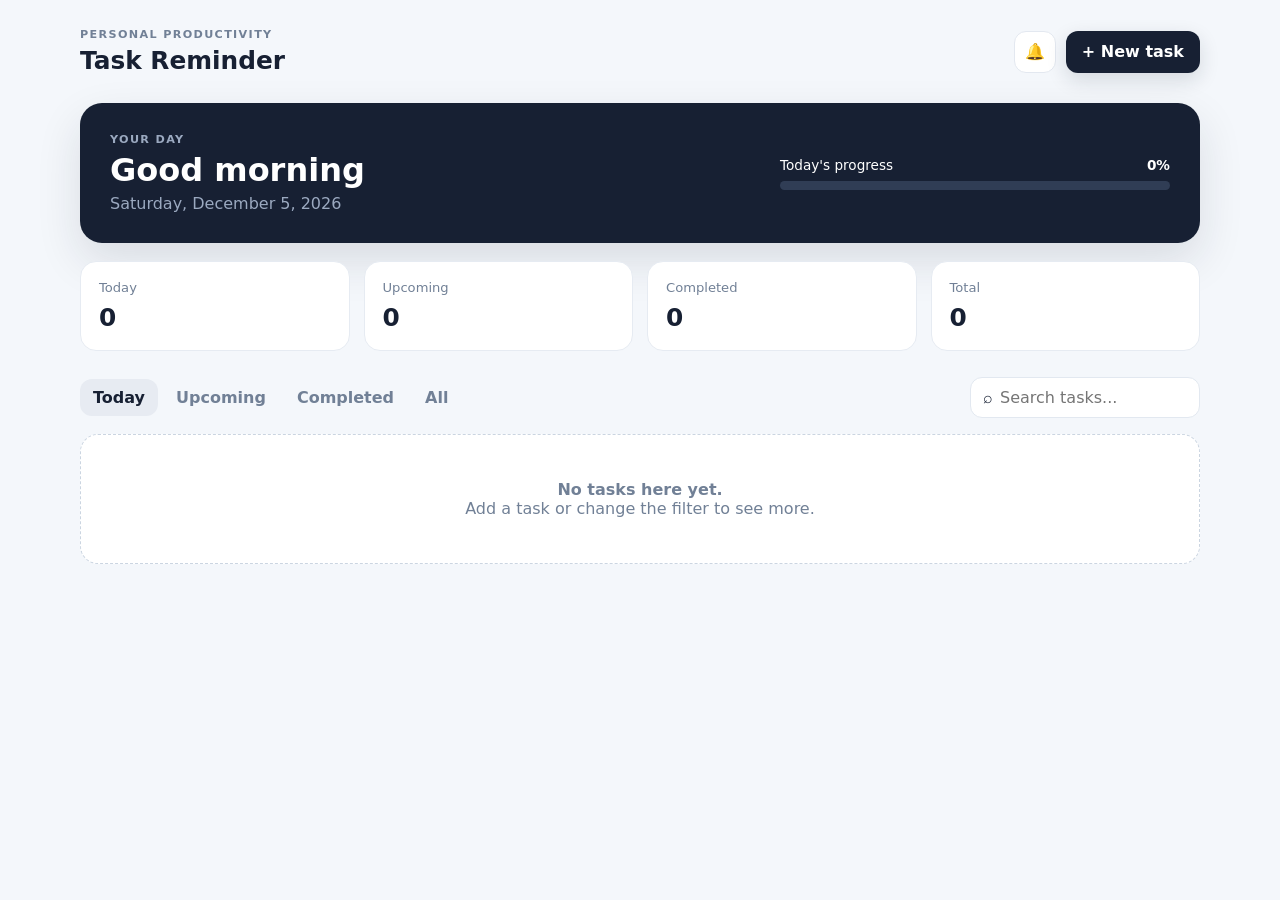
<file: index.html>
<!DOCTYPE html>
<html lang="en">
<head>
  <meta charset="UTF-8" />
  <meta name="viewport" content="width=device-width, initial-scale=1.0" />
  <meta name="theme-color" content="#111827" />
  <meta name="description" content="Task Reminder is a simple offline-first personal task and reminder manager." />
  <title>Task Reminder</title>
  <link rel="manifest" href="manifest.json" />
  <link rel="stylesheet" href="styles.css" />
</head>
<body>
  <div class="app-shell">
    <header class="topbar">
      <div><p class="eyebrow">PERSONAL PRODUCTIVITY</p><h1>Task Reminder</h1></div>
      <div class="topbar-actions"><button class="icon-button" id="notificationButton" type="button" title="Enable notifications" aria-label="Enable notifications">🔔</button><button class="primary-button" id="openTaskButton" type="button">+ New task</button></div>
    </header>
    <main>
      <section class="hero-card"><div><p class="eyebrow">YOUR DAY</p><h2 id="greeting">Good evening</h2><p id="todayLabel" class="muted"></p></div><div class="progress-wrap"><div class="progress-label"><span>Today's progress</span><strong id="progressText">0%</strong></div><div class="progress-track"><div id="progressBar" class="progress-bar"></div></div></div></section>
      <section class="stats-grid" aria-label="Task summary"><article class="stat-card"><span>Today</span><strong id="todayCount">0</strong></article><article class="stat-card"><span>Upcoming</span><strong id="upcomingCount">0</strong></article><article class="stat-card"><span>Completed</span><strong id="completedCount">0</strong></article><article class="stat-card"><span>Total</span><strong id="totalCount">0</strong></article></section>
      <section class="toolbar"><div class="filter-tabs" role="tablist" aria-label="Task filters"><button class="filter-tab active" data-filter="today" type="button">Today</button><button class="filter-tab" data-filter="upcoming" type="button">Upcoming</button><button class="filter-tab" data-filter="completed" type="button">Completed</button><button class="filter-tab" data-filter="all" type="button">All</button></div><div class="search-wrap"><span>⌕</span><input id="searchInput" type="search" placeholder="Search tasks..." /></div></section>
      <section id="taskList" class="task-list" aria-live="polite"></section>
    </main>
  </div>
  <div id="taskModal" class="modal hidden" role="dialog" aria-modal="true" aria-labelledby="modalTitle">
    <div class="modal-backdrop" data-close-modal></div>
    <div class="modal-card">
      <div class="modal-header"><div><p class="eyebrow">TASK</p><h2 id="modalTitle">Create task</h2></div><button class="icon-button" data-close-modal type="button" aria-label="Close">×</button></div>
      <form id="taskForm">
        <input id="taskId" type="hidden" />
        <label>Task name<input id="taskTitle" maxlength="120" required placeholder="e.g. Complete Go exercise" /></label>
        <label>Reminder message<textarea id="taskMessage" rows="3" maxlength="300" placeholder="What should the reminder say?"></textarea></label>
        <div class="form-grid"><label>Date<input id="taskDate" type="date" required /></label><label>Time<input id="taskTime" type="time" required /></label></div>
        <div class="form-grid"><label>Category<select id="taskCategory"><option>Personal</option><option>Study</option><option>Work</option><option>Spiritual</option><option>Health</option><option>Other</option></select></label><label>Priority<select id="taskPriority"><option value="low">Low</option><option value="medium" selected>Medium</option><option value="high">High</option></select></label></div>
        <label>Repeat<select id="taskRepeat"><option value="none">Does not repeat</option><option value="daily">Daily</option><option value="weekly">Weekly</option></select></label>
        <div id="weekdayPicker" class="weekday-picker hidden" aria-label="Repeat days"></div>
        <fieldset class="reminder-options"><legend>Remind me</legend><label><input type="checkbox" name="reminder" value="0" checked /> At the scheduled time</label><label><input type="checkbox" name="reminder" value="5" /> 5 minutes before</label><label><input type="checkbox" name="reminder" value="15" /> 15 minutes before</label><label><input type="checkbox" name="reminder" value="30" /> 30 minutes before</label><label><input type="checkbox" name="reminder" value="60" /> 1 hour before</label></fieldset>
        <p class="form-hint">Reminders run while the app is active. Reliable background delivery will be added with Push + cloud scheduling.</p>
        <div class="form-actions"><button class="secondary-button" data-close-modal type="button">Cancel</button><button class="primary-button" type="submit">Save task</button></div>
      </form>
    </div>
  </div>
  <div id="toast" class="toast" role="status"></div>
  <script type="module" src="js/app.js"></script>
</body>
</html>
</file>
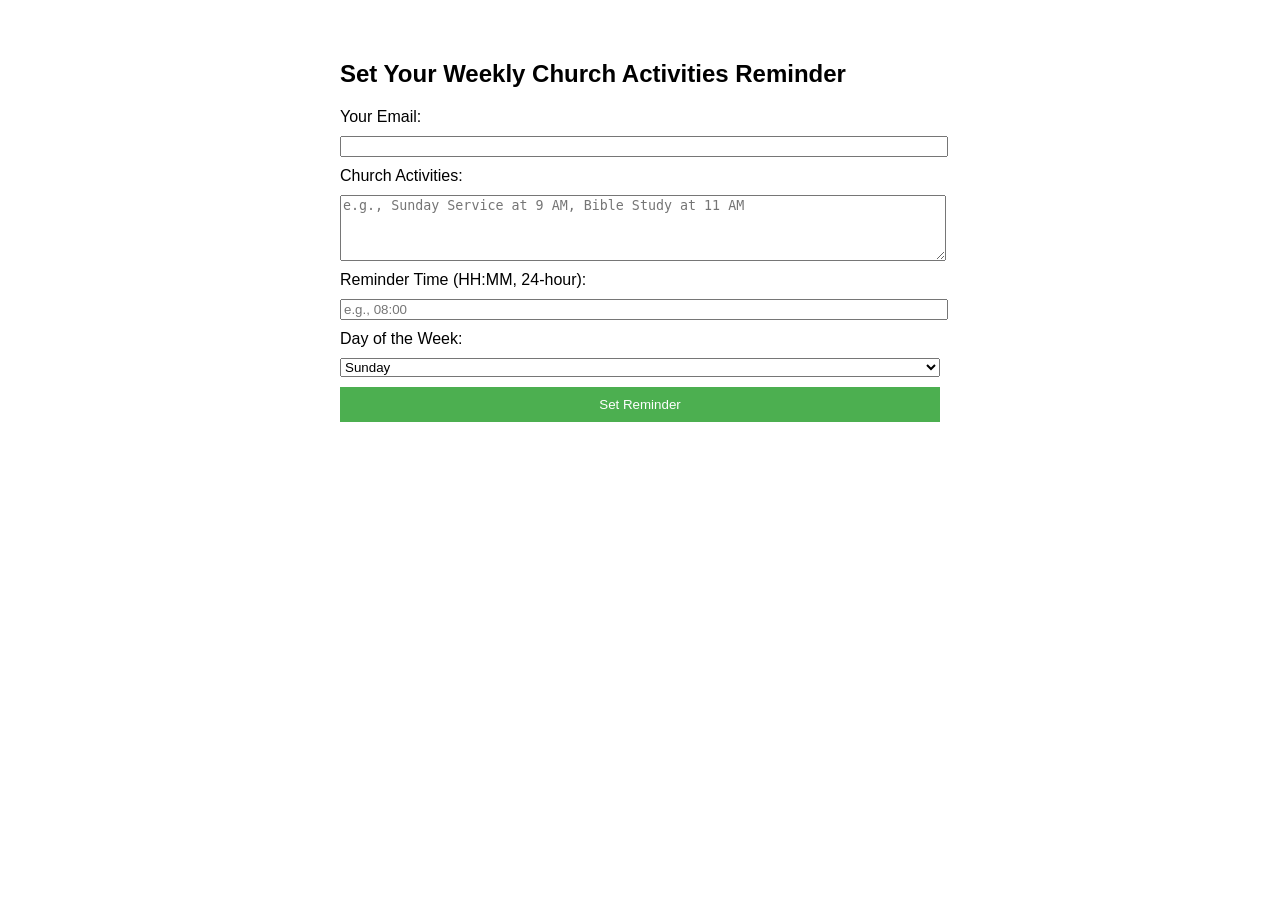
<file: next.html>
<!DOCTYPE html>
<html lang="en">
<head>
    <meta charset="UTF-8">
    <meta name="viewport" content="width=device-width, initial-scale=1.0">
    <title>Weekly Church Activities Reminder</title>
    <style>
        body {
            font-family: Arial, sans-serif;
            max-width: 600px;
            margin: 20px auto;
            padding: 20px;
        }
        label, input, textarea, select, button {
            display: block;
            margin: 10px 0;
            width: 100%;
        }
        button {
            padding: 10px;
            background-color: #4CAF50;
            color: white;
            border: none;
            cursor: pointer;
        }
        #message {
            margin-top: 10px;
            color: green;
        }
    </style>
</head> 
<body>
    <h2>Set Your Weekly Church Activities Reminder</h2>
    <form id="reminderForm">
        <label for="email">Your Email:</label>
        <input type="email" id="email" name="email" required>

        <label for="activities">Church Activities:</label>
        <textarea id="activities" name="activities" rows="4" required placeholder="e.g., Sunday Service at 9 AM, Bible Study at 11 AM"></textarea>

        <label for="time">Reminder Time (HH:MM, 24-hour):</label>
        <input type="text" id="time" name="time" required placeholder="e.g., 08:00">

        <label for="day">Day of the Week:</label>
        <select id="day" name="day" required>
            <option value="0">Sunday</option>
            <option value="1">Monday</option>
            <option value="2">Tuesday</option>
            <option value="3">Wednesday</option>
            <option value="4">Thursday</option>
            <option value="5">Friday</option>
            <option value="6">Saturday</option>
        </select>

        <button type="submit">Set Reminder</button>
    </form>
    <div id="message"></div>

    <script>
        document.getElementById('reminderForm').addEventListener('submit', async (e) => {
            e.preventDefault();

            const email = document.getElementById('email').value;
            const activities = document.getElementById('activities').value;
            const time = document.getElementById('time').value;
            const day = document.getElementById('day').value;

            const response = await fetch('http://localhost:3000/set-reminder', {
                method: 'POST',
                headers: { 'Content-Type': 'application/json' },
                body: JSON.stringify({ email, activities, time, day })
            });

            const result = await response.text();
            document.getElementById('message').textContent = result;
        });
    </script>
</body>
</html>
</file>
<file: styles.css>
*{box-sizing:border-box;margin:0;padding:0}body{font-family:Inter,ui-sans-serif,system-ui,-apple-system,BlinkMacSystemFont,"Segoe UI",sans-serif;background:#f4f7fb;color:#172033;min-height:100vh}.app-shell{width:min(1120px,calc(100% - 32px));margin:auto;padding:28px 0 64px}.topbar{display:flex;justify-content:space-between;align-items:center;gap:20px;margin-bottom:28px}.eyebrow{font-size:.7rem;font-weight:800;letter-spacing:.12em;color:#718096;margin-bottom:5px}.topbar h1{font-size:1.55rem}.topbar-actions{display:flex;gap:10px}.primary-button,.secondary-button,.icon-button,.filter-tab{border:0;border-radius:12px;font:inherit;cursor:pointer;transition:.2s ease}.primary-button{background:#172033;color:#fff;padding:11px 16px;font-weight:700;box-shadow:0 7px 20px rgba(23,32,51,.14)}.primary-button:hover{transform:translateY(-1px)}.secondary-button{background:#edf1f7;color:#273247;padding:11px 16px;font-weight:700}.icon-button{width:42px;height:42px;background:#fff;color:#273247;border:1px solid #e3e8f0}.hero-card{display:flex;justify-content:space-between;align-items:center;gap:32px;background:#172033;color:#fff;border-radius:22px;padding:30px;margin-bottom:18px;box-shadow:0 18px 45px rgba(23,32,51,.12)}.hero-card .eyebrow{color:#9ba9c0}.hero-card h2{font-size:2rem;margin-bottom:5px}.muted{color:#9ba9c0}.progress-wrap{width:min(390px,100%)}.progress-label{display:flex;justify-content:space-between;margin-bottom:8px;font-size:.85rem}.progress-track{height:9px;background:#303d55;border-radius:99px;overflow:hidden}.progress-bar{height:100%;width:0;background:#fff;border-radius:inherit;transition:width .3s}.stats-grid{display:grid;grid-template-columns:repeat(4,1fr);gap:14px;margin-bottom:26px}.stat-card{background:#fff;border:1px solid #e6ebf2;border-radius:16px;padding:18px}.stat-card span{display:block;color:#718096;font-size:.82rem;margin-bottom:8px}.stat-card strong{font-size:1.55rem}.toolbar{display:flex;justify-content:space-between;align-items:center;gap:16px;margin-bottom:16px}.filter-tabs{display:flex;gap:5px;flex-wrap:wrap}.filter-tab{padding:9px 13px;background:transparent;color:#718096;font-weight:700}.filter-tab.active{background:#e7ebf2;color:#172033}.search-wrap{display:flex;align-items:center;gap:7px;background:#fff;border:1px solid #e2e8f0;border-radius:12px;padding:0 12px;width:230px}.search-wrap input{border:0;outline:0;padding:10px 0;width:100%;font:inherit}.task-list{display:grid;gap:10px}.empty-state{background:#fff;border:1px dashed #cbd5e1;border-radius:18px;padding:45px 20px;text-align:center;color:#718096}.task-card{background:#fff;border:1px solid #e6ebf2;border-radius:17px;padding:17px;display:flex;align-items:center;gap:14px;box-shadow:0 4px 16px rgba(32,48,80,.04)}.check-button{flex:0 0 24px;width:24px;height:24px;border-radius:50%;border:2px solid #b8c2d2;background:#fff;cursor:pointer}.task-card.completed .check-button{background:#172033;border-color:#172033}.task-main{min-width:0;flex:1}.task-title{font-weight:800;white-space:nowrap;overflow:hidden;text-overflow:ellipsis}.task-card.completed .task-title{text-decoration:line-through;color:#8a95a7}.task-meta{display:flex;flex-wrap:wrap;gap:8px;margin-top:6px;color:#718096;font-size:.78rem}.badge{padding:3px 8px;border-radius:99px;background:#f0f3f7}.priority-high{color:#a33b3b;background:#fbe9e9}.priority-medium{color:#856404;background:#fff6d7}.priority-low{color:#49627d;background:#eaf2fa}.task-actions{display:flex;gap:5px}.small-button{border:0;background:transparent;padding:8px;cursor:pointer;border-radius:8px}.small-button:hover{background:#f0f3f7}.modal{position:fixed;inset:0;display:grid;place-items:center;padding:18px;z-index:10}.modal.hidden{display:none}.modal-backdrop{position:absolute;inset:0;background:rgba(15,23,42,.58);backdrop-filter:blur(4px)}.modal-card{position:relative;width:min(560px,100%);max-height:92vh;overflow:auto;background:#fff;border-radius:22px;padding:24px;box-shadow:0 25px 70px rgba(0,0,0,.2)}.modal-header{display:flex;justify-content:space-between;align-items:flex-start;margin-bottom:22px}.modal-header h2{font-size:1.4rem}.modal-card form{display:grid;gap:15px}.modal-card label{display:grid;gap:7px;font-size:.84rem;font-weight:700;color:#3b4658}.modal-card input,.modal-card textarea,.modal-card select{width:100%;border:1px solid #dce3ed;border-radius:11px;padding:11px 12px;font:inherit;color:#172033;background:#fff;outline:0}.modal-card input:focus,.modal-card textarea:focus,.modal-card select:focus{border-color:#7b879a;box-shadow:0 0 0 3px rgba(123,135,154,.12)}.form-grid{display:grid;grid-template-columns:1fr 1fr;gap:13px}.form-actions{display:flex;justify-content:flex-end;gap:9px;margin-top:5px}.weekday-picker{display:flex;gap:7px;flex-wrap:wrap}.weekday-picker.hidden{display:none}.day-choice{border:1px solid #dce3ed;background:#fff;border-radius:9px;padding:8px 11px;cursor:pointer;font-size:.8rem}.day-choice.active{background:#172033;color:#fff;border-color:#172033}.toast{position:fixed;right:22px;bottom:22px;background:#172033;color:#fff;padding:12px 15px;border-radius:11px;opacity:0;transform:translateY(10px);pointer-events:none;transition:.2s;z-index:20}.toast.show{opacity:1;transform:translateY(0)}@media(max-width:760px){.app-shell{width:min(100% - 20px,1120px);padding-top:18px}.hero-card{align-items:flex-start;flex-direction:column;padding:22px}.progress-wrap{width:100%}.stats-grid{grid-template-columns:repeat(2,1fr)}.toolbar{align-items:stretch;flex-direction:column}.search-wrap{width:100%}.task-card{align-items:flex-start}.task-actions{margin-left:auto}.form-grid{grid-template-columns:1fr}.topbar{align-items:flex-start}.topbar-actions .primary-button{font-size:.85rem}.topbar h1{font-size:1.3rem}}
</file>
